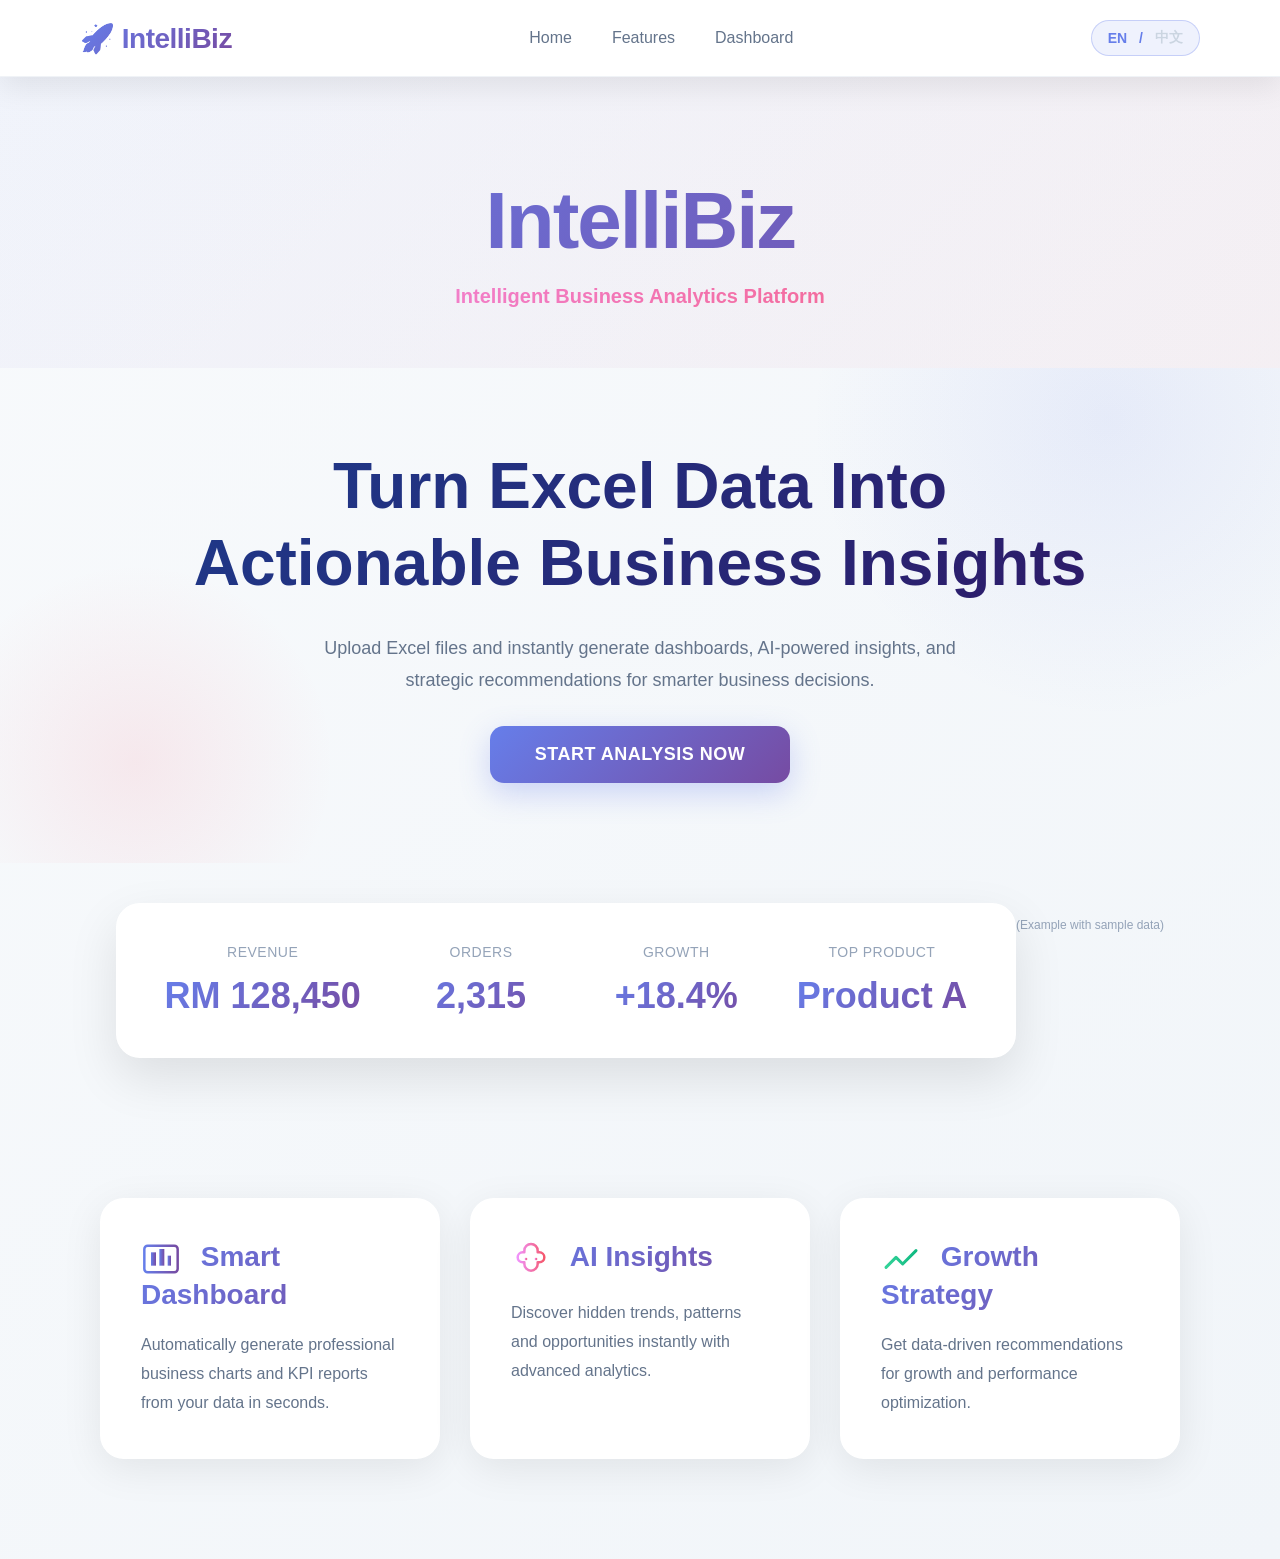
<file: index.html>
<!DOCTYPE html>
<html lang="en">

<head>
    <meta charset="UTF-8">
    <meta name="viewport" content="width=device-width, initial-scale=1.0">
    <title>IntelliBiz - Intelligent Business Analytics</title>
    <link rel="stylesheet" href="style.css">
</head>

<body>

    <nav>
        <div class="logo">🚀 IntelliBiz</div>
        <div class="nav-links">
            <span onclick="scrollToSection('home')" data-en="Home" data-zh="首页">Home</span>
            <span onclick="scrollToSection('features')" data-en="Features" data-zh="功能">Features</span>
            <span onclick="window.location.href='dashboard.html'" data-en="Dashboard" data-zh="仪表板">Dashboard</span>
        </div>
        <div class="lang-toggle" onclick="toggleLanguage()">
            <span class="active" id="langEN">EN</span>
            <span>/</span>
            <span class="inactive" id="langZH">中文</span>
        </div>
    </nav>

    <header id="home">
        <h1>IntelliBiz</h1>
        <p class="tagline" data-en="Intelligent Business Analytics Platform" data-zh="智能商业分析平台">Intelligent Business Analytics Platform</p>
    </header>

    <section class="hero">
        <h2 data-en="Turn Excel Data Into Actionable Business Insights" data-zh="将 Excel 数据转化为可行的商业洞察">Turn Excel Data Into Actionable Business Insights</h2>
        <p data-en="Upload Excel files and instantly generate dashboards, AI-powered insights, and strategic recommendations for smarter business decisions." data-zh="上传 Excel 文件并立即生成仪表板、AI 驱动的洞察和战略建议，助力更聪明的业务决策。">Upload Excel files and instantly generate dashboards, AI-powered insights, and strategic recommendations for smarter business decisions.</p>
        <button onclick="window.location.href='upload.html'" data-en="Start Analysis Now" data-zh="立即开始分析">Start Analysis Now</button>
    </section>

    <section class="preview">
        <div class="preview-card">
            <div class="metric">
                <h4 data-en="Revenue" data-zh="收入">Revenue</h4>
                <p>RM 128,450</p>
            </div>
            <div class="metric">
                <h4 data-en="Orders" data-zh="订单">Orders</h4>
                <p>2,315</p>
            </div>
            <div class="metric">
                <h4 data-en="Growth" data-zh="增长">Growth</h4>
                <p>+18.4%</p>
            </div>
            <div class="metric">
                <h4 data-en="Top Product" data-zh="热销产品">Top Product</h4>
                <p>Product A</p>
            </div>
        </div>
        <p style="text-align: center; margin-top: 15px; color: #94a3b8; font-size: 12px;" data-en="(Example with sample data)" data-zh="(示例数据)">
            (Example with sample data)
        </p>
    </section>

    <section class="features" id="features">
        <div class="card">
            <h3>
                <svg class="feature-icon" viewBox="0 0 24 24" fill="none" xmlns="http://www.w3.org/2000/svg" aria-hidden="true">
                    <defs>
                        <linearGradient id="g-icon-1" x1="0" x2="1">
                            <stop offset="0%" stop-color="#667eea"/>
                            <stop offset="100%" stop-color="#764ba2"/>
                        </linearGradient>
                    </defs>
                    <rect x="2" y="4" width="20" height="16" rx="2" stroke="url(#g-icon-1)" stroke-width="1.5"/>
                    <rect x="6" y="8" width="3" height="8" fill="url(#g-icon-1)"/>
                    <rect x="11" y="6" width="3" height="10" fill="url(#g-icon-1)"/>
                    <rect x="16" y="10" width="2" height="6" fill="url(#g-icon-1)"/>
                </svg>
                <span data-en="Smart Dashboard" data-zh="智能仪表板">Smart Dashboard</span>
            </h3>
            <p data-en="Automatically generate professional business charts and KPI reports from your data in seconds." data-zh="在几秒内自动从数据生成专业的业务图表和 KPI 报告。">Automatically generate professional business charts and KPI reports from your data in seconds.</p>
        </div>
        <div class="card">
            <h3>
                <svg class="feature-icon" viewBox="0 0 24 24" fill="none" xmlns="http://www.w3.org/2000/svg" aria-hidden="true">
                    <defs>
                        <linearGradient id="g-icon-2" x1="0" x2="1">
                            <stop offset="0%" stop-color="#f093fb"/>
                            <stop offset="100%" stop-color="#f5576c"/>
                        </linearGradient>
                    </defs>
                    <path d="M12 3a4 4 0 0 0-4 4v1H7a3 3 0 0 0 0 6h1v1a4 4 0 0 0 8 0v-1h1a3 3 0 0 0 0-6h-1V7a4 4 0 0 0-4-4z" stroke="url(#g-icon-2)" stroke-width="1.5" fill="none" stroke-linecap="round" stroke-linejoin="round"/>
                    <circle cx="9" cy="12" r="0.8" fill="url(#g-icon-2)"/>
                    <circle cx="15" cy="12" r="0.8" fill="url(#g-icon-2)"/>
                </svg>
                <span data-en="AI Insights" data-zh="AI 洞察">AI Insights</span>
            </h3>
            <p data-en="Discover hidden trends, patterns and opportunities instantly with advanced analytics." data-zh="通过高级分析立即发现隐藏的趋势、模式和机会。">Discover hidden trends, patterns and opportunities instantly with advanced analytics.</p>
        </div>
        <div class="card">
            <h3>
                <svg class="feature-icon" viewBox="0 0 24 24" fill="none" xmlns="http://www.w3.org/2000/svg" aria-hidden="true">
                    <defs>
                        <linearGradient id="g-icon-3" x1="0" x2="1">
                            <stop offset="0%" stop-color="#34d399"/>
                            <stop offset="100%" stop-color="#10b981"/>
                        </linearGradient>
                    </defs>
                    <path d="M3 17l6-6 4 4 8-8" stroke="url(#g-icon-3)" stroke-width="1.8" fill="none" stroke-linecap="round" stroke-linejoin="round"/>
                    <path d="M21 21H3" stroke="url(#g-icon-3)" stroke-width="1.2" stroke-linecap="round"/>
                </svg>
                <span data-en="Growth Strategy" data-zh="增长策略">Growth Strategy</span>
            </h3>
            <p data-en="Get data-driven recommendations for growth and performance optimization." data-zh="获得数据驱动的增长和性能优化建议。">Get data-driven recommendations for growth and performance optimization.</p>
        </div>
    </section>

    <script>
        let currentLang = localStorage.getItem('language') || 'en';

        function setLanguage(lang) {
            currentLang = lang;
            localStorage.setItem('language', lang);
            updatePageLanguage();
        }

        function toggleLanguage() {
            const newLang = currentLang === 'en' ? 'zh' : 'en';
            setLanguage(newLang);
        }

        function updatePageLanguage() {
            const elements = document.querySelectorAll('[data-en][data-zh]');
            elements.forEach(el => {
                if (currentLang === 'en') {
                    el.textContent = el.getAttribute('data-en');
                } else {
                    el.textContent = el.getAttribute('data-zh');
                }
            });

            // Update language toggle button
            const langEN = document.getElementById('langEN');
            const langZH = document.getElementById('langZH');
            if (currentLang === 'en') {
                langEN.classList.add('active');
                langEN.classList.remove('inactive');
                langZH.classList.remove('active');
                langZH.classList.add('inactive');
            } else {
                langZH.classList.add('active');
                langZH.classList.remove('inactive');
                langEN.classList.remove('active');
                langEN.classList.add('inactive');
            }

            document.documentElement.lang = currentLang;
        }

        function scrollToSection(id) {
            const element = document.getElementById(id);
            if (element) {
                element.scrollIntoView({ behavior: 'smooth' });
            }
        }

        document.addEventListener('DOMContentLoaded', () => {
            updatePageLanguage();

            const cards = document.querySelectorAll('.card, .preview-card');
            const observer = new IntersectionObserver((entries) => {
                entries.forEach(entry => {
                    if (entry.isIntersecting) {
                        entry.target.style.opacity = '1';
                        entry.target.style.transform = 'translateY(0)';
                    }
                });
            });

            cards.forEach(card => {
                card.style.opacity = '0';
                card.style.transform = 'translateY(20px)';
                card.style.transition = 'all 0.6s ease-out';
                observer.observe(card);
            });
        });
    </script>

</body>

</html>
</file>
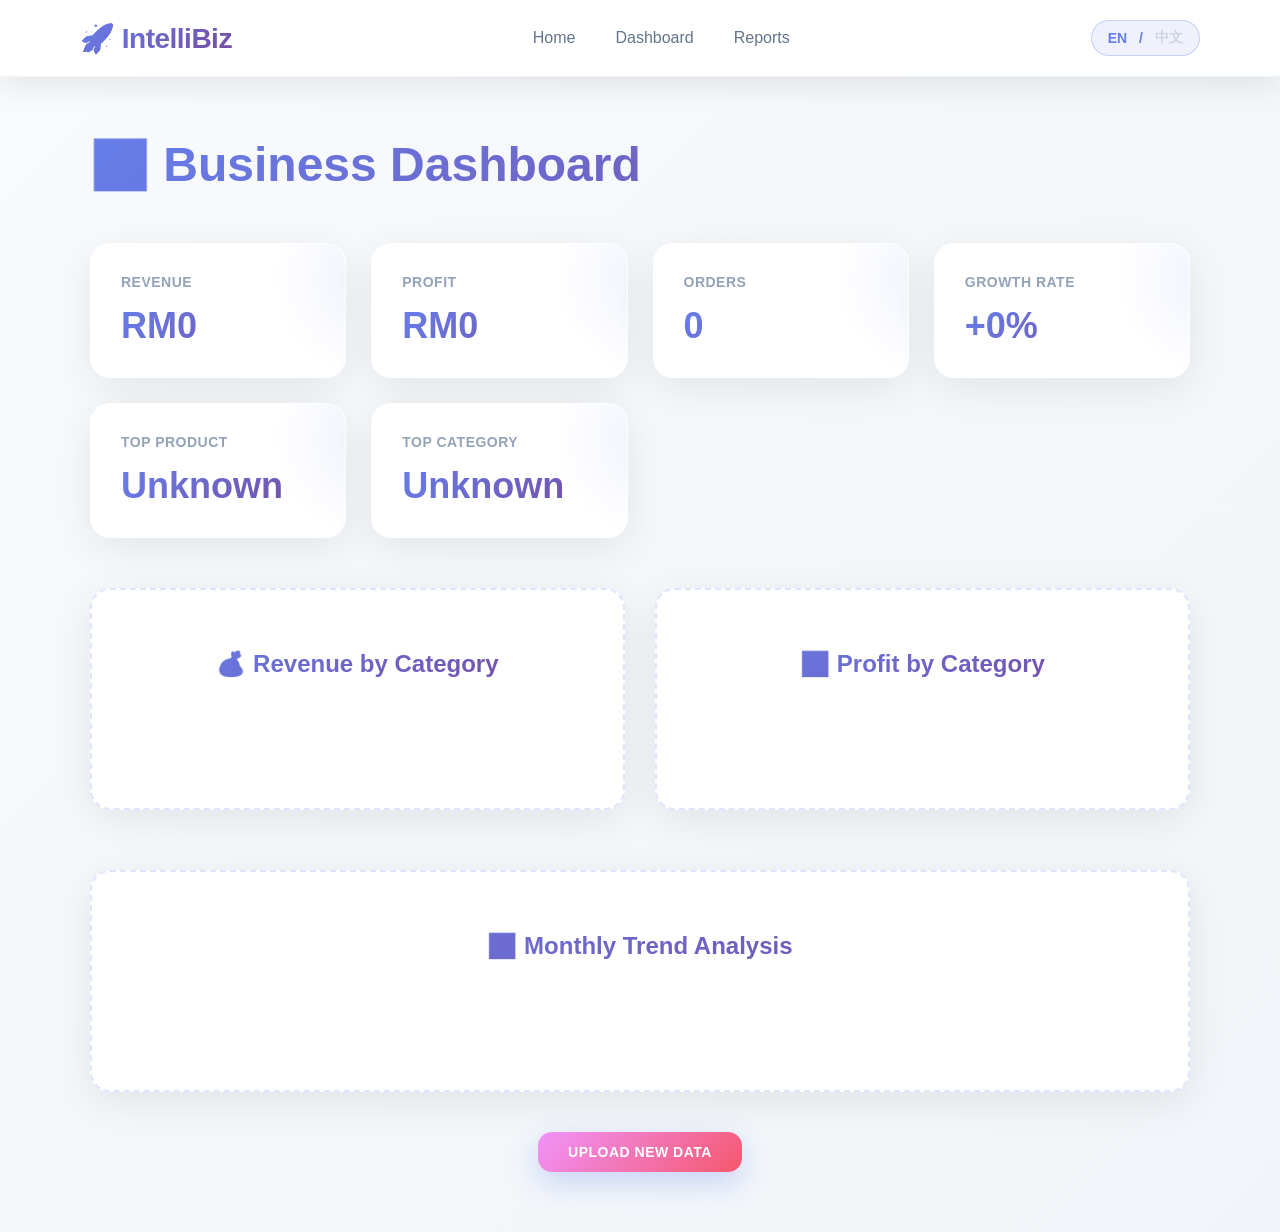
<file: dashboard.html>
<!DOCTYPE html>
<html lang="en">

<head>
    <meta charset="UTF-8">
    <meta name="viewport" content="width=device-width, initial-scale=1.0">
    <title>Dashboard - IntelliBiz</title>
    <link rel="stylesheet" href="style.css">
</head>

<body>

    <nav>
        <div class="logo">🚀 IntelliBiz</div>
        <div class="nav-links">
            <span onclick="window.location.href='index.html'" data-en="Home" data-zh="首页">Home</span>
            <span data-en="Dashboard" data-zh="仪表板">Dashboard</span>
            <span data-en="Reports" data-zh="报告">Reports</span>
        </div>
        <div class="lang-toggle" onclick="toggleLanguage()">
            <span class="active" id="langEN">EN</span>
            <span>/</span>
            <span class="inactive" id="langZH">中文</span>
        </div>
    </nav>

    <div class="dashboard-container">
        <h1 data-en="📊 Business Dashboard" data-zh="📊 业务仪表板">📊 Business Dashboard</h1>
        
        <!-- File info section -->
        <div id="fileInfo" style="margin-bottom: 30px; padding: 15px 20px; background: rgba(102, 126, 234, 0.05); border-radius: 10px; border-left: 4px solid rgba(102, 126, 234, 0.5); display: none;">
            <small style="color: #94a3b8;">
                <span data-en="File:" data-zh="文件：">File:</span> 
                <span id="fileName" style="font-weight: 600; color: #667eea;"></span>
                <span data-en="| Uploaded:" data-zh="| 上传时间：">| Uploaded:</span> 
                <span id="uploadTime" style="font-weight: 600; color: #667eea;"></span>
            </small>
        </div>

        <div class="kpi-grid">
            <div class="kpi-card" data-value="0">
                <h3 data-en="Revenue" data-zh="收入">Revenue</h3>
                <p id="revenueValue">RM0</p>
            </div>
            <div class="kpi-card" data-value="0">
                <h3 data-en="Profit" data-zh="利润">Profit</h3>
                <p id="profitValue">RM0</p>
            </div>
            <div class="kpi-card" data-value="0">
                <h3 data-en="Orders" data-zh="订单">Orders</h3>
                <p id="ordersValue">0</p>
            </div>
            <div class="kpi-card" data-value="0">
                <h3 data-en="Growth Rate" data-zh="增长率">Growth Rate</h3>
                <p id="growthValue">+0%</p>
            </div>
            <div class="kpi-card" data-value="0">
                <h3 data-en="Top Product" data-zh="热销产品">Top Product</h3>
                <p id="productValue">Unknown</p>
            </div>
            <div class="kpi-card" data-value="0">
                <h3 data-en="Top Category" data-zh="热销分类">Top Category</h3>
                <p id="categoryValue">Unknown</p>
            </div>
        </div>

        <!-- Category Analysis Section -->
        <div class="analytics-section">
            <div class="chart-placeholder">
                <h2 data-en="💰 Revenue by Category" data-zh="💰 按类别分类的收入">💰 Revenue by Category</h2>
                <div id="revenueByCategory" style="text-align: left; padding: 20px 0;">
                    <!-- Populated by JavaScript -->
                </div>
            </div>
            <div class="chart-placeholder">
                <h2 data-en="📊 Profit by Category" data-zh="📊 按类别分类的利润">📊 Profit by Category</h2>
                <div id="profitByCategory" style="text-align: left; padding: 20px 0;">
                    <!-- Populated by JavaScript -->
                </div>
            </div>
        </div>

        <!-- Monthly Trends Section -->
        <div class="chart-placeholder">
            <h2 data-en="📈 Monthly Trend Analysis" data-zh="📈 月度趋势分析">📈 Monthly Trend Analysis</h2>
            <div id="monthlyTrends" style="text-align: left; padding: 20px 0;">
                <!-- Populated by JavaScript -->
            </div>
        </div>

        <div class="chart-placeholder" id="oldChart" style="display: none;">
            <h2 data-en="📈 Sales Trend Chart" data-zh="📈 销售趋势图">📈 Sales Trend Chart</h2>
            <p data-en="Advanced chart visualization coming in Version 2 with real-time data updates" data-zh="第 2 版中将推出带实时数据更新的高级图表可视化">Advanced chart visualization coming in Version 2 with real-time data updates</p>
        </div>

        <!-- Clear data button -->
        <div style="text-align: center; margin-top: 40px;">
            <button onclick="clearDataAndReset()" style="background: linear-gradient(135deg, #f093fb 0%, #f5576c 100%); padding: 12px 30px; font-size: 14px;" data-en="Upload New Data" data-zh="上传新数据">Upload New Data</button>
        </div>
    </div>

    <script src="dataStorage.js"></script>
    <script src="analyticsCalculator.js"></script>
    <script>
        let currentLang = localStorage.getItem('language') || 'en';

        function setLanguage(lang) {
            currentLang = lang;
            localStorage.setItem('language', lang);
            updatePageLanguage();
        }

        function toggleLanguage() {
            const newLang = currentLang === 'en' ? 'zh' : 'en';
            setLanguage(newLang);
        }

        function updatePageLanguage() {
            const elements = document.querySelectorAll('[data-en][data-zh]');
            elements.forEach(el => {
                if (currentLang === 'en') {
                    el.textContent = el.getAttribute('data-en');
                } else {
                    el.textContent = el.getAttribute('data-zh');
                }
            });

            const langEN = document.getElementById('langEN');
            const langZH = document.getElementById('langZH');
            if (currentLang === 'en') {
                langEN.classList.add('active');
                langEN.classList.remove('inactive');
                langZH.classList.remove('active');
                langZH.classList.add('inactive');
            } else {
                langZH.classList.add('active');
                langZH.classList.remove('inactive');
                langEN.classList.remove('active');
                langEN.classList.add('inactive');
            }

            document.documentElement.lang = currentLang;
        }

        /**
         * Load and display data from storage
         */
        function loadDashboardData() {
            const storedData = DataStorage.getData();

            if (storedData && storedData.metrics) {
                // Display file information
                const fileInfoDiv = document.getElementById('fileInfo');
                const fileName = document.getElementById('fileName');
                const uploadTime = document.getElementById('uploadTime');

                fileName.textContent = storedData.fileName || 'Unknown File';
                
                if (storedData.uploadTime) {
                    const date = new Date(storedData.uploadTime);
                    uploadTime.textContent = date.toLocaleString(currentLang === 'en' ? 'en-MY' : 'zh-CN');
                }

                fileInfoDiv.style.display = 'block';

                // Get metrics
                const metrics = storedData.metrics;

                // Update KPI values
                document.getElementById('revenueValue').textContent = 
                    AnalyticsCalculator.formatNumber(metrics.totalRevenue, 'revenue');
                
                document.getElementById('profitValue').textContent = 
                    AnalyticsCalculator.formatNumber(metrics.totalProfit, 'profit');
                
                document.getElementById('ordersValue').textContent = 
                    AnalyticsCalculator.formatNumber(metrics.totalOrders, 'orders');
                
                document.getElementById('growthValue').textContent = 
                    AnalyticsCalculator.formatNumber(metrics.growthRate, 'growth');
                
                document.getElementById('productValue').textContent = metrics.topProduct;
                document.getElementById('categoryValue').textContent = metrics.topCategory;

                // Populate Revenue by Category
                const revenueByCategDiv = document.getElementById('revenueByCategory');
                if (metrics.revenueByCategory && metrics.revenueByCategory.length > 0) {
                    revenueByCategDiv.innerHTML = metrics.revenueByCategory.map((item, i) => `
                        <div style="margin-bottom: 15px; padding: 10px; background: rgba(102, 126, 234, 0.05); border-radius: 8px;">
                            <div style="display: flex; justify-content: space-between; align-items: center;">
                                <span style="font-weight: 600; color: #1e293b;">${i + 1}. ${item.category}</span>
                                <span style="background: linear-gradient(135deg, #667eea, #764ba2); -webkit-background-clip: text; -webkit-text-fill-color: transparent; background-clip: text; font-weight: 700;">${AnalyticsCalculator.formatNumber(item.value, 'revenue')}</span>
                            </div>
                            <div style="margin-top: 8px; height: 8px; background: rgba(0, 0, 0, 0.1); border-radius: 4px; overflow: hidden;">
                                <div style="height: 100%; background: linear-gradient(90deg, #667eea, #764ba2); width: ${(item.value / (metrics.revenueByCategory[0]?.value || 1)) * 100}%;" />
                            </div>
                        </div>
                    `).join('');
                } else {
                    revenueByCategDiv.innerHTML = '<p style="color: #94a3b8;">No category data available</p>';
                }

                // Populate Profit by Category
                const profitByCategDiv = document.getElementById('profitByCategory');
                if (metrics.profitByCategory && metrics.profitByCategory.length > 0) {
                    profitByCategDiv.innerHTML = metrics.profitByCategory.map((item, i) => `
                        <div style="margin-bottom: 15px; padding: 10px; background: rgba(34, 197, 94, 0.05); border-radius: 8px;">
                            <div style="display: flex; justify-content: space-between; align-items: center;">
                                <span style="font-weight: 600; color: #1e293b;">${i + 1}. ${item.category}</span>
                                <span style="color: #16a34a; font-weight: 700;">${AnalyticsCalculator.formatNumber(item.value, 'profit')}</span>
                            </div>
                            <div style="margin-top: 8px; height: 8px; background: rgba(0, 0, 0, 0.1); border-radius: 4px; overflow: hidden;">
                                <div style="height: 100%; background: linear-gradient(90deg, #34d399, #10b981); width: ${(item.value / (metrics.profitByCategory[0]?.value || 1)) * 100}%;" />
                            </div>
                        </div>
                    `).join('');
                } else {
                    profitByCategDiv.innerHTML = '<p style="color: #94a3b8;">No profit data available</p>';
                }

                // Populate Monthly Trends
                const monthlyTrendsDiv = document.getElementById('monthlyTrends');
                if (metrics.monthlyTrends && metrics.monthlyTrends.length > 0) {
                    monthlyTrendsDiv.innerHTML = metrics.monthlyTrends.map((item, i) => `
                        <div style="margin-bottom: 15px; padding: 12px; background: rgba(59, 130, 246, 0.05); border-radius: 8px;">
                            <div style="font-weight: 600; color: #1e293b; margin-bottom: 8px;">${item.month}</div>
                            <div style="display: grid; grid-template-columns: 1fr 1fr 1fr; gap: 10px;">
                                <div style="padding: 8px; background: white; border-radius: 6px; text-align: center; border-left: 3px solid #667eea;">
                                    <div style="font-size: 12px; color: #94a3b8;">Revenue</div>
                                    <div style="font-weight: 700; color: #667eea; font-size: 14px;">${AnalyticsCalculator.formatNumber(item.revenue, 'revenue')}</div>
                                </div>
                                <div style="padding: 8px; background: white; border-radius: 6px; text-align: center; border-left: 3px solid #34d399;">
                                    <div style="font-size: 12px; color: #94a3b8;">Profit</div>
                                    <div style="font-weight: 700; color: #16a34a; font-size: 14px;">${AnalyticsCalculator.formatNumber(item.profit, 'profit')}</div>
                                </div>
                                <div style="padding: 8px; background: white; border-radius: 6px; text-align: center; border-left: 3px solid #f5576c;">
                                    <div style="font-size: 12px; color: #94a3b8;">Orders</div>
                                    <div style="font-weight: 700; color: #dc2626; font-size: 14px;">${AnalyticsCalculator.formatNumber(item.orders, 'orders')}</div>
                                </div>
                            </div>
                        </div>
                    `).join('');
                } else {
                    monthlyTrendsDiv.innerHTML = '<p style="color: #94a3b8;">No monthly trend data available</p>';
                }

                // Update data attributes for animation
                document.querySelectorAll('.kpi-card')[0].setAttribute('data-value', metrics.totalRevenue);
                document.querySelectorAll('.kpi-card')[1].setAttribute('data-value', metrics.totalProfit);
                document.querySelectorAll('.kpi-card')[2].setAttribute('data-value', metrics.totalOrders);
                document.querySelectorAll('.kpi-card')[3].setAttribute('data-value', metrics.growthRate);

                console.log('Dashboard data loaded successfully');
            } else {
                // No data - show default values
                console.log('No data found, displaying defaults');
                document.getElementById('fileInfo').style.display = 'none';
            }
        }

        /**
         * Clear stored data and redirect to upload page
         */
        function clearDataAndReset() {
            DataStorage.clearData();
            const confirmMsg = currentLang === 'en' 
                ? 'Data cleared. Redirecting to upload page...' 
                : '数据已清除。重定向到上传页面...';
            alert(confirmMsg);
            window.location.href = 'upload.html';
        }

        document.addEventListener('DOMContentLoaded', () => {
            updatePageLanguage();
            loadDashboardData();

            // Animate cards
            const cards = document.querySelectorAll('.kpi-card');
            cards.forEach((card, index) => {
                setTimeout(() => {
                    card.style.opacity = '0';
                    card.style.transform = 'translateY(20px)';
                    card.style.transition = 'all 0.6s ease-out';
                    
                    setTimeout(() => {
                        card.style.opacity = '1';
                        card.style.transform = 'translateY(0)';
                    }, 50);
                }, index * 100);
            });
        });
    </script>

</body>

</html>
</file>
<file: style.css>
* {
    margin: 0;
    padding: 0;
    box-sizing: border-box;
}

:root {
    --primary-gradient: linear-gradient(135deg, #667eea 0%, #764ba2 100%);
    --secondary-gradient: linear-gradient(135deg, #f093fb 0%, #f5576c 100%);
    --dark-gradient: linear-gradient(135deg, #1e3a8a 0%, #2d1b69 100%);
}

body {
    font-family: -apple-system, BlinkMacSystemFont, "Segoe UI", "Helvetica Neue", sans-serif;
    background: linear-gradient(135deg, #f8fafc 0%, #f1f5f9 100%);
    color: #1e293b;
    min-height: 100vh;
}

/* Navigation */

nav {
    display: flex;
    justify-content: space-between;
    align-items: center;
    padding: 20px 80px;
    background: rgba(255, 255, 255, 0.95);
    backdrop-filter: blur(10px);
    border-bottom: 1px solid rgba(226, 232, 240, 0.5);
    position: sticky;
    top: 0;
    z-index: 1000;
    box-shadow: 0 10px 30px rgba(0, 0, 0, 0.08);
}

.logo {
    font-size: 28px;
    font-weight: 700;
    background: var(--primary-gradient);
    -webkit-background-clip: text;
    -webkit-text-fill-color: transparent;
    background-clip: text;
    letter-spacing: -0.5px;
}

.nav-links {
    display: flex;
    gap: 40px;
}

.nav-links span {
    cursor: pointer;
    color: #64748b;
    font-weight: 500;
    position: relative;
    transition: color 0.3s ease;
}

.nav-links span::after {
    content: '';
    position: absolute;
    bottom: -8px;
    left: 0;
    width: 0;
    height: 2px;
    background: var(--primary-gradient);
    transition: width 0.3s ease;
}

.nav-links span:hover {
    color: #667eea;
}

.nav-links span:hover::after {
    width: 100%;
}

.lang-toggle {
    display: flex;
    align-items: center;
    gap: 12px;
    padding: 8px 16px;
    background: rgba(102, 126, 234, 0.1);
    border-radius: 20px;
    cursor: pointer;
    transition: all 0.3s ease;
    border: 1px solid rgba(102, 126, 234, 0.3);
}

.lang-toggle:hover {
    background: rgba(102, 126, 234, 0.2);
    border-color: rgba(102, 126, 234, 0.6);
}

.lang-toggle span {
    font-weight: 600;
    color: #667eea;
    font-size: 14px;
}

.lang-toggle .active {
    color: #667eea;
    font-weight: 700;
}

.lang-toggle .inactive {
    color: #cbd5e1;
}

/* Header */

header {
    text-align: center;
    padding: 100px 20px 60px;
    background: linear-gradient(135deg, rgba(102, 126, 234, 0.05) 0%, rgba(245, 87, 108, 0.05) 100%);
}

header h1 {
    font-size: 80px;
    font-weight: 900;
    background: var(--primary-gradient);
    -webkit-background-clip: text;
    -webkit-text-fill-color: transparent;
    background-clip: text;
    line-height: 1.1;
    letter-spacing: -2px;
}

.tagline {
    margin-top: 20px;
    background: var(--secondary-gradient);
    -webkit-background-clip: text;
    -webkit-text-fill-color: transparent;
    background-clip: text;
    font-size: 20px;
    font-weight: 600;
}

/* Hero */

.hero {
    text-align: center;
    padding: 80px 20px;
    position: relative;
    overflow: hidden;
}

.hero::before {
    content: '';
    position: absolute;
    top: -50%;
    right: -10%;
    width: 600px;
    height: 600px;
    background: radial-gradient(circle, rgba(102, 126, 234, 0.1) 0%, transparent 70%);
    border-radius: 50%;
    z-index: 0;
}

.hero::after {
    content: '';
    position: absolute;
    bottom: -20%;
    left: -5%;
    width: 400px;
    height: 400px;
    background: radial-gradient(circle, rgba(245, 87, 108, 0.1) 0%, transparent 70%);
    border-radius: 50%;
    z-index: 0;
}

.hero h2 {
    font-size: 64px;
    max-width: 900px;
    margin: auto;
    line-height: 1.2;
    font-weight: 800;
    position: relative;
    z-index: 1;
    background: var(--dark-gradient);
    -webkit-background-clip: text;
    -webkit-text-fill-color: transparent;
    background-clip: text;
}

.hero p {
    max-width: 700px;
    margin: 30px auto;
    color: #64748b;
    line-height: 1.8;
    font-size: 18px;
    position: relative;
    z-index: 1;
}

/* Button */

button {
    background: var(--primary-gradient);
    color: white;
    border: none;
    border-radius: 14px;
    padding: 18px 45px;
    font-size: 18px;
    font-weight: 600;
    cursor: pointer;
    transition: all 0.4s cubic-bezier(0.23, 1, 0.320, 1);
    position: relative;
    z-index: 1;
    box-shadow: 0 10px 30px rgba(102, 126, 234, 0.3);
    text-transform: uppercase;
    letter-spacing: 0.5px;
}

button:hover {
    transform: translateY(-5px);
    box-shadow: 0 20px 50px rgba(102, 126, 234, 0.4);
}

button:active {
    transform: translateY(-2px);
}

/* Cards */

.features {
    display: flex;
    justify-content: center;
    gap: 30px;
    flex-wrap: wrap;
    padding: 100px 50px;
    position: relative;
}

.card {
    width: 340px;
    padding: 40px;
    background: white;
    border-radius: 24px;
    box-shadow: 0 10px 40px rgba(0, 0, 0, 0.08);
    transition: all 0.5s cubic-bezier(0.23, 1, 0.320, 1);
    position: relative;
    overflow: hidden;
    border: 1px solid rgba(255, 255, 255, 0.5);
}

.card::before {
    content: '';
    position: absolute;
    top: 0;
    left: 0;
    width: 100%;
    height: 4px;
    background: var(--primary-gradient);
    transform: scaleX(0);
    transform-origin: left;
    transition: transform 0.5s cubic-bezier(0.23, 1, 0.320, 1);
}

.card:hover {
    transform: translateY(-15px);
    box-shadow: 0 30px 60px rgba(102, 126, 234, 0.15);
}

.card:hover::before {
    transform: scaleX(1);
}

.card h3 {
    margin-bottom: 20px;
    font-size: 28px;
    background: var(--primary-gradient);
    -webkit-background-clip: text;
    -webkit-text-fill-color: transparent;
    background-clip: text;
}

.feature-icon {
    width: 40px;
    height: 40px;
    vertical-align: middle;
    margin-right: 12px;
    display: inline-block;
}

.card p {
    color: #64748b;
    line-height: 1.8;
    font-size: 16px;
}
.preview {
    display: flex;
    justify-content: center;
    margin: 40px 20px;
}

.preview-card {
    background: white;
    border-radius: 24px;
    width: 100%;
    max-width: 900px;
    padding: 40px;
    display: flex;
    justify-content: space-around;
    flex-wrap: wrap;
    gap: 30px;
    box-shadow: 0 20px 50px rgba(0, 0, 0, 0.1);
    border: 1px solid rgba(255, 255, 255, 0.5);
    backdrop-filter: blur(10px);
    animation: slideUp 0.8s ease-out;
}

@keyframes slideUp {
    from {
        opacity: 0;
        transform: translateY(30px);
    }
    to {
        opacity: 1;
        transform: translateY(0);
    }
}

.metric {
    text-align: center;
    min-width: 150px;
    transition: all 0.3s ease;
}

.metric:hover {
    transform: scale(1.05);
}

.metric h4 {
    color: #94a3b8;
    margin-bottom: 15px;
    font-weight: 500;
    font-size: 14px;
    text-transform: uppercase;
    letter-spacing: 0.5px;
}

.metric p {
    background: var(--primary-gradient);
    -webkit-background-clip: text;
    -webkit-text-fill-color: transparent;
    background-clip: text;
    font-size: 36px;
    font-weight: 800;
}
.dashboard-container {
    max-width: 1200px;
    margin: auto;
    padding: 60px 50px;
}

.dashboard-container h1 {
    margin-bottom: 50px;
    font-size: 48px;
    background: var(--primary-gradient);
    -webkit-background-clip: text;
    -webkit-text-fill-color: transparent;
    background-clip: text;
    font-weight: 800;
}

.kpi-grid {
    display: grid;
    grid-template-columns: repeat(auto-fit, minmax(250px, 1fr));
    gap: 25px;
    margin-bottom: 50px;
}

.kpi-card {
    background: white;
    border-radius: 20px;
    padding: 30px;
    box-shadow: 0 10px 40px rgba(0, 0, 0, 0.08);
    transition: all 0.4s cubic-bezier(0.23, 1, 0.320, 1);
    position: relative;
    overflow: hidden;
    border: 1px solid rgba(255, 255, 255, 0.5);
}

.kpi-card::before {
    content: '';
    position: absolute;
    top: -50%;
    right: -50%;
    width: 200px;
    height: 200px;
    background: radial-gradient(circle, rgba(102, 126, 234, 0.1) 0%, transparent 70%);
    transition: all 0.5s ease;
}

.kpi-card:hover {
    transform: translateY(-10px);
    box-shadow: 0 25px 50px rgba(102, 126, 234, 0.2);
}

.kpi-card:hover::before {
    top: -25%;
    right: -25%;
}

.kpi-card h3 {
    color: #94a3b8;
    margin-bottom: 15px;
    font-size: 14px;
    font-weight: 600;
    text-transform: uppercase;
    letter-spacing: 0.5px;
    position: relative;
    z-index: 1;
}

.kpi-card p {
    background: var(--primary-gradient);
    -webkit-background-clip: text;
    -webkit-text-fill-color: transparent;
    background-clip: text;
    font-size: 36px;
    font-weight: 800;
    position: relative;
    z-index: 1;
}

.chart-placeholder {
    background: white;
    border-radius: 20px;
    padding: 60px;
    text-align: center;
    box-shadow: 0 10px 40px rgba(0, 0, 0, 0.08);
    border: 2px dashed rgba(102, 126, 234, 0.2);
    transition: all 0.3s ease;
    margin-bottom: 30px;
}

.chart-placeholder:hover {
    border-color: rgba(102, 126, 234, 0.4);
    box-shadow: 0 15px 50px rgba(102, 126, 234, 0.1);
}

.analytics-section {
    display: grid;
    grid-template-columns: 1fr 1fr;
    gap: 30px;
    margin-bottom: 30px;
}

@media (max-width: 1024px) {
    .analytics-section {
        grid-template-columns: 1fr;
    }
}

.chart-placeholder h2 {
    margin-bottom: 30px;
    font-size: 24px;
    background: var(--primary-gradient);
    -webkit-background-clip: text;
    -webkit-text-fill-color: transparent;
    background-clip: text;
    font-weight: 700;
}
.upload-container {
    max-width: 900px;
    margin: auto;
    text-align: center;
    padding: 100px 20px;
}

.upload-container h1 {
    font-size: 52px;
    margin-bottom: 30px;
    background: var(--dark-gradient);
    -webkit-background-clip: text;
    -webkit-text-fill-color: transparent;
    background-clip: text;
    font-weight: 800;
}

.upload-container p {
    color: #64748b;
    margin-bottom: 40px;
    font-size: 18px;
    line-height: 1.6;
}

.upload-box {
    background: white;
    border: 2px solid rgba(102, 126, 234, 0.2);
    border-radius: 24px;
    padding: 80px;
    margin-bottom: 40px;
    box-shadow: 0 10px 40px rgba(0, 0, 0, 0.08);
    transition: all 0.4s ease;
    position: relative;
    overflow: hidden;
}

.upload-box::before {
    content: '';
    position: absolute;
    top: -50%;
    left: -50%;
    width: 200%;
    height: 200%;
    background: radial-gradient(circle, rgba(102, 126, 234, 0.05) 0%, transparent 70%);
    transition: all 0.5s ease;
}

.upload-box:hover {
    border-color: rgba(102, 126, 234, 0.5);
    box-shadow: 0 20px 60px rgba(102, 126, 234, 0.15);
}

.upload-box h2 {
    margin-bottom: 20px;
    color: #1e293b;
    font-size: 28px;
    font-weight: 700;
    position: relative;
    z-index: 1;
}

.upload-box input {
    margin-top: 25px;
    position: relative;
    z-index: 1;
}

.supported-files {
    margin-top: 25px;
    color: #94a3b8;
    font-size: 14px;
    position: relative;
    z-index: 1;
}

.upload-area {
    background: white;
    border: 2px dashed rgba(102, 126, 234, 0.3);
    border-radius: 24px;
    padding: 80px;
    text-align: center;
    transition: all 0.4s ease;
    cursor: pointer;
    position: relative;
}

.upload-area:hover {
    border-color: rgba(102, 126, 234, 0.8);
    background: rgba(102, 126, 234, 0.02);
}

.upload-icon {
    font-size: 72px;
    margin-bottom: 25px;
    animation: float 3s ease-in-out infinite;
}

@keyframes float {
    0%, 100% {
        transform: translateY(0px);
    }
    50% {
        transform: translateY(-20px);
    }
}

.upload-area h3 {
    margin-bottom: 15px;
    font-size: 24px;
    font-weight: 700;
    color: #1e293b;
}

.upload-area p {
    color: #64748b;
    margin-bottom: 30px;
}

/* Responsive Design */

@media (max-width: 768px) {
    nav {
        padding: 15px 20px;
        flex-direction: column;
        gap: 20px;
    }

    .nav-links {
        gap: 20px;
    }

    header h1 {
        font-size: 48px;
    }

    .hero h2 {
        font-size: 40px;
    }

    .hero p {
        font-size: 16px;
    }

    .preview-card {
        flex-direction: column;
    }

    .metric {
        min-width: 100%;
    }

    .features {
        padding: 60px 20px;
        gap: 20px;
    }

    .card {
        width: 100%;
        min-width: 280px;
    }

    .kpi-grid {
        grid-template-columns: repeat(2, 1fr);
    }

    .dashboard-container h1 {
        font-size: 36px;
    }

    .upload-box,
    .upload-area {
        padding: 40px;
    }

    .upload-icon {
        font-size: 48px;
    }
}
</file>
